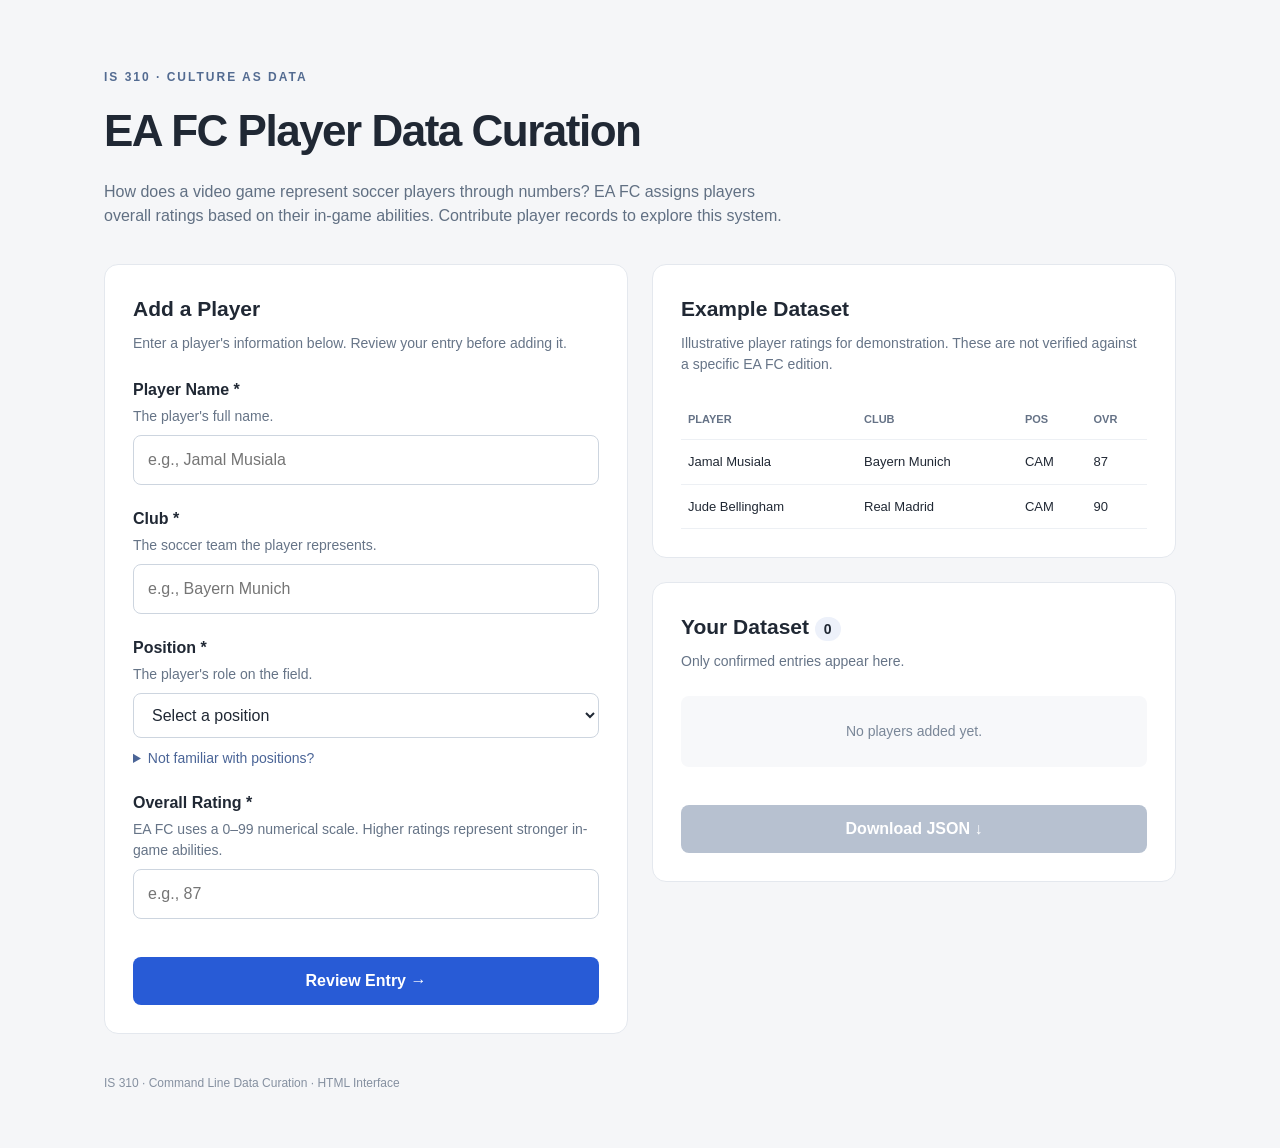
<file: python-libraries/index.html>
<!DOCTYPE html>
<html lang="en">
<head>
    <meta charset="UTF-8">
    <meta name="viewport" content="width=device-width, initial-scale=1.0">
    <title>EA FC Player Data Curation</title>
    <link rel="stylesheet" href="style.css">
    <script src="script.js" defer></script>
</head>

<body>
    <main class="container">
        <header class="page-header">
            <p class="eyebrow">IS 310 · CULTURE AS DATA</p>
            <h1>EA FC Player Data Curation</h1>
            <p class="intro">
                How does a video game represent soccer players
                through numbers? EA FC assigns players overall
                ratings based on their in-game abilities.
                Contribute player records to explore this system.
            </p>
        </header>

        <div class="layout">
            <section class="card">
                <h2>Add a Player</h2>
                <p class="description">
                    Enter a player's information below.
                    Review your entry before adding it.
                </p>

                <form id="player-form">
                    <label for="name">Player Name *</label>
                    <p class="hint">The player's full name.</p>
                    <input id="name" type="text"
                           placeholder="e.g., Jamal Musiala"
                           required>

                    <label for="club">Club *</label>
                    <p class="hint">
                        The soccer team the player represents.
                    </p>
                    <input id="club" type="text"
                           placeholder="e.g., Bayern Munich"
                           required>

                    <label for="position">Position *</label>
                    <p class="hint">The player's role on the field.</p>
                    <select id="position" required>
                        <option value="">Select a position</option>
                        <option value="GK">GK - Goalkeeper</option>
                        <option value="CB">CB - Center Back</option>
                        <option value="LB">LB - Left Back</option>
                        <option value="RB">RB - Right Back</option>
                        <option value="CDM">CDM - Defensive Midfielder</option>
                        <option value="CM">CM - Central Midfielder</option>
                        <option value="CAM">CAM - Attacking Midfielder</option>
                        <option value="LM">LM - Left Midfielder</option>
                        <option value="RM">RM - Right Midfielder</option>
                        <option value="LW">LW - Left Winger</option>
                        <option value="RW">RW - Right Winger</option>
                        <option value="ST">ST - Striker</option>
                    </select>

                    <details class="help">
                        <summary>Not familiar with positions?</summary>
                        <p>
                            Goalkeepers protect the goal.
                            Defenders stop opposing attacks.
                            Midfielders connect defense and attack.
                            Wingers play on the sides.
                            Strikers focus on scoring goals.
                        </p>
                    </details>

                    <label for="overall">Overall Rating *</label>
                    <p class="hint">
                        EA FC uses a 0–99 numerical scale.
                        Higher ratings represent stronger
                        in-game abilities.
                    </p>
                    <input id="overall" type="number"
                           min="0" max="99" step="1"
                           placeholder="e.g., 87"
                           required>

                    <p id="form-message"
                       class="message"
                       role="status"></p>

                    <button class="primary" type="submit">
                        Review Entry →
                    </button>
                </form>

                <section id="review-panel" class="review" hidden>
                    <h3>Review Your Entry</h3>
                    <p>Check the information before confirming.</p>

                    <dl>
                        <dt>Player</dt><dd id="review-name"></dd>
                        <dt>Club</dt><dd id="review-club"></dd>
                        <dt>Position</dt><dd id="review-position"></dd>
                        <dt>Overall</dt><dd id="review-overall"></dd>
                    </dl>

                    <div class="button-row">
                        <button id="edit-button" class="secondary"
                                type="button">Edit</button>
                        <button id="confirm-button" class="primary"
                                type="button">Confirm Player</button>
                    </div>
                </section>
            </section>

            <div class="right-column">
                <section class="card">
                    <h2>Example Dataset</h2>
                    <p class="description">
                        Illustrative player ratings for demonstration.
                        These are not verified against a specific
                        EA FC edition.
                    </p>
                    <div class="table-wrapper">
                        <table>
                            <thead>
                                <tr>
                                    <th>Player</th>
                                    <th>Club</th>
                                    <th>POS</th>
                                    <th>OVR</th>
                                </tr>
                            </thead>
                            <tbody id="example-body"></tbody>
                        </table>
                    </div>
                </section>

                <section class="card">
                    <h2>Your Dataset <span id="count">0</span></h2>
                    <p class="description">
                        Only confirmed entries appear here.
                    </p>

                    <p id="empty-state" class="empty">
                        No players added yet.
                    </p>

                    <div id="confirmed-table" class="table-wrapper"
                         hidden>
                        <table>
                            <thead>
                                <tr>
                                    <th>Player</th>
                                    <th>Club</th>
                                    <th>POS</th>
                                    <th>OVR</th>
                                </tr>
                            </thead>
                            <tbody id="confirmed-body"></tbody>
                        </table>
                    </div>

                    <button id="download-button" class="primary"
                            type="button" disabled>
                        Download JSON ↓
                    </button>
                </section>
            </div>
        </div>

        <footer>
            IS 310 · Command Line Data Curation · HTML Interface
        </footer>
    </main>
</body>
</html>
</file>
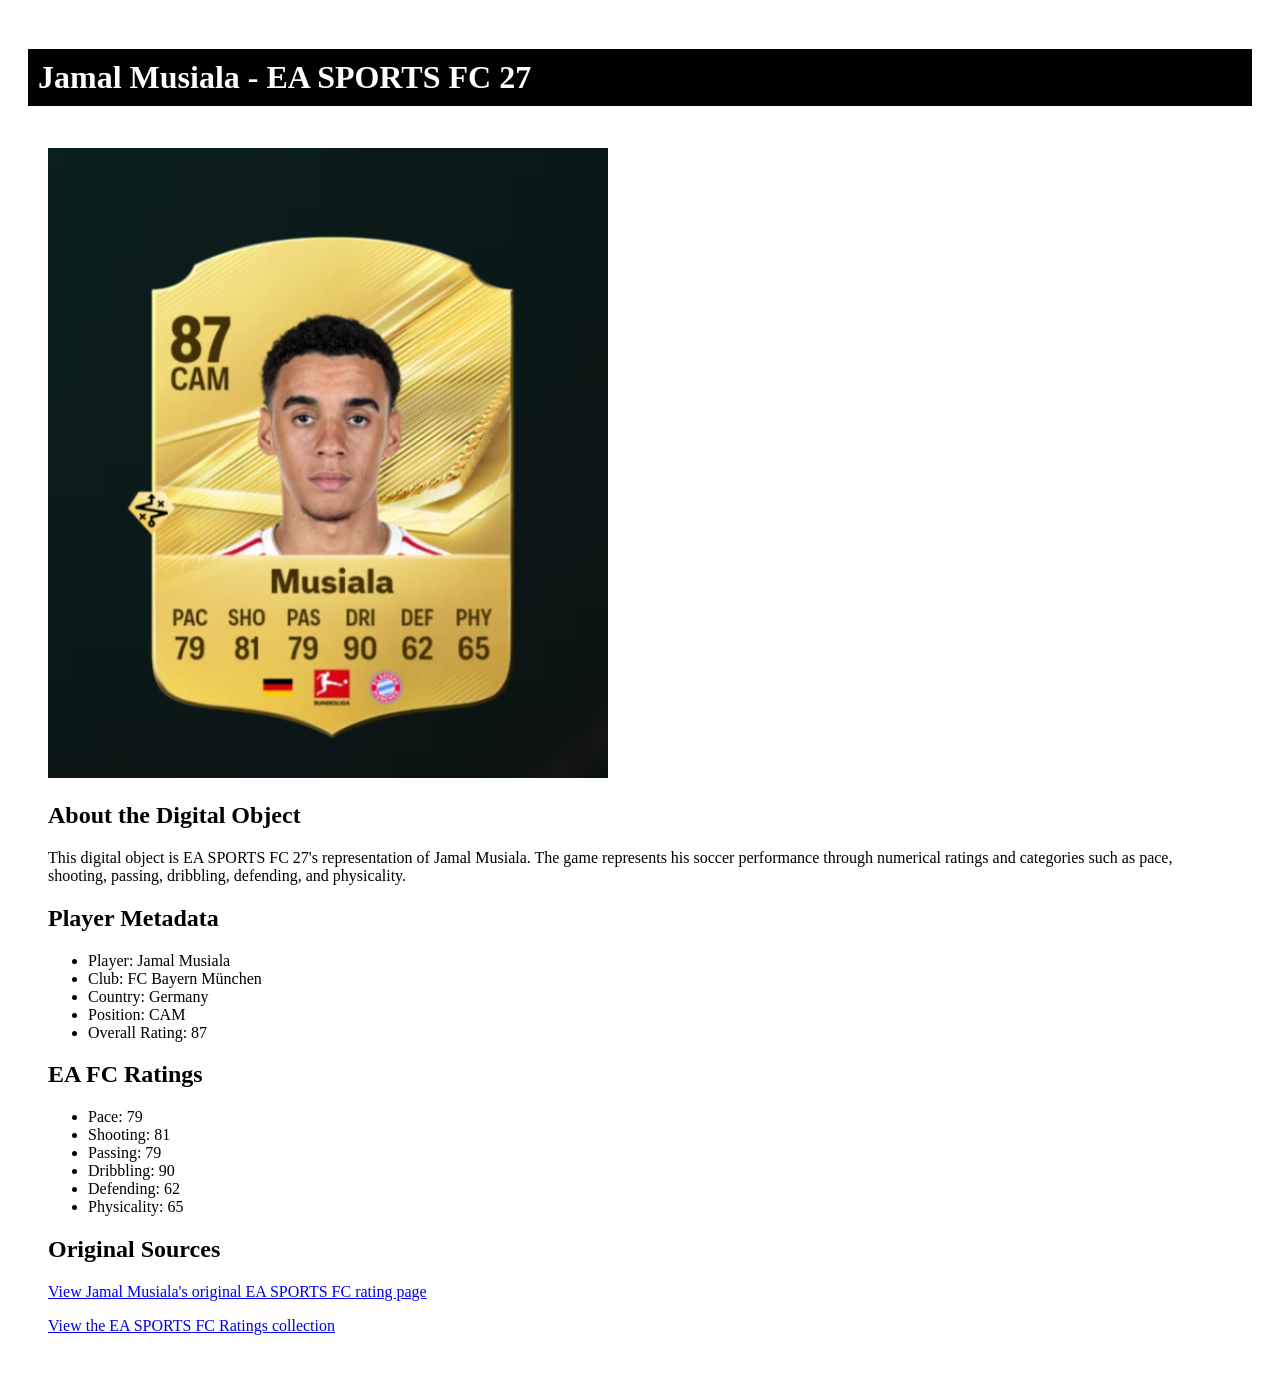
<file: source-and-style/index.html>
<!DOCTYPE html>

<html>

<head>
    <title>Jamal Musiala - EA SPORTS FC 27</title>

    <style>
        body {
            font-family: Garamond;
            background: white;
            padding: 20px;
        }

        .player-card {
            background: white;
            padding: 20px;
        }

        .title {
            background: black;
            color: white;
            padding: 10px;
        }
    </style>
</head>

<body>

    <h1 class="title">Jamal Musiala - EA SPORTS FC 27</h1>

    <div class="player-card">

        <img src="images/jamal-musiala-representation.png"
             alt="Jamal Musiala EA SPORTS FC representation">

        <h2>About the Digital Object</h2>

        <p>
            This digital object is EA SPORTS FC 27's representation of 
            Jamal Musiala. The game represents his soccer performance
            through numerical ratings and categories such as pace,
            shooting, passing, dribbling, defending, and physicality.
        </p>

        <h2>Player Metadata</h2>

        <ul>
            <li>Player: Jamal Musiala</li>
            <li>Club: FC Bayern München</li>
            <li>Country: Germany</li>
            <li>Position: CAM</li>
            <li>Overall Rating: 87</li>
        </ul>

        <h2>EA FC Ratings</h2>

        <ul>
            <li>Pace: 79</li>
            <li>Shooting: 81</li>
            <li>Passing: 79</li>
            <li>Dribbling: 90</li>
            <li>Defending: 62</li>
            <li>Physicality: 65</li>
        </ul>

        <h2>Original Sources</h2>

        <p>
            <a href="https://www.ea.com/games/ea-sports-fc/ratings/player-ratings/jamal-musiala/256790">
                View Jamal Musiala's original EA SPORTS FC rating page
            </a>
        </p>

        <p>
            <a href="https://www.ea.com/games/ea-sports-fc/ratings">
                View the EA SPORTS FC Ratings collection
            </a>
        </p>

    </div>

</body>

</html>
</file>
<file: python-libraries/style.css>
:root {
    font-family: -apple-system, BlinkMacSystemFont,
                 "Segoe UI", sans-serif;
    color: #202834;
    background: #f5f6f8;
}

* {
    box-sizing: border-box;
}

[hidden] {
    display: none !important;
}

body {
    margin: 0;
    line-height: 1.5;
}

.container {
    max-width: 1120px;
    margin: 0 auto;
    padding: 56px 24px;
}

.eyebrow {
    font-size: 12px;
    font-weight: 700;
    letter-spacing: 2px;
    color: #536b91;
}

h1 {
    font-size: clamp(30px, 4vw, 44px);
    letter-spacing: -1.5px;
    margin: 12px 0;
}

h2 {
    font-size: 21px;
    margin: 0 0 8px;
}

h3 {
    margin-top: 0;
}

.intro {
    max-width: 680px;
    color: #617083;
}

.page-header {
    margin-bottom: 36px;
}

.layout {
    display: grid;
    grid-template-columns: 1fr 1fr;
    gap: 24px;
    align-items: start;
}

.right-column {
    display: grid;
    gap: 24px;
}

.card {
    background: white;
    border: 1px solid #e4e8ee;
    border-radius: 14px;
    padding: 28px;
}

.description, .hint {
    color: #667487;
    font-size: 14px;
}

.description {
    margin-top: 0;
    margin-bottom: 24px;
}

label {
    display: block;
    font-weight: 650;
    margin-top: 22px;
}

.hint {
    margin: 4px 0 8px;
}

input, select {
    width: 100%;
    padding: 12px 14px;
    font: inherit;
    color: #202834;
    border: 1px solid #cdd5df;
    border-radius: 8px;
    background: white;
}

input:focus, select:focus {
    outline: 2px solid #466ee4;
    outline-offset: 2px;
}

.help {
    margin-top: 10px;
    color: #4b6597;
    font-size: 14px;
}

.help summary {
    cursor: pointer;
}

.help p {
    color: #667487;
}

button {
    font: inherit;
    font-weight: 650;
    padding: 12px 18px;
    border-radius: 8px;
    cursor: pointer;
    border: none;
}

.primary {
    background: #285bd6;
    color: white;
}

.primary:hover:not(:disabled) {
    background: #1948b7;
}

.secondary {
    background: #edf1f7;
    color: #344157;
}

button:disabled {
    background: #b7c1d0;
    cursor: not-allowed;
}

form > .primary {
    width: 100%;
    margin-top: 24px;
}

.table-wrapper {
    overflow-x: auto;
}

table {
    width: 100%;
    border-collapse: collapse;
    font-size: 13px;
}

th, td {
    padding: 12px 7px;
    text-align: left;
    border-bottom: 1px solid #edf0f4;
}

th {
    color: #657286;
    font-size: 11px;
    text-transform: uppercase;
}

.empty {
    padding: 25px;
    text-align: center;
    background: #f7f8fa;
    border-radius: 8px;
    color: #7a8798;
    font-size: 14px;
}

#count {
    font-size: 14px;
    background: #edf1fa;
    padding: 4px 9px;
    border-radius: 20px;
}

#download-button {
    width: 100%;
    margin-top: 24px;
}

.review {
    margin-top: 16px;
}

.review dl {
    display: grid;
    grid-template-columns: 110px 1fr;
    gap: 10px;
    padding: 18px;
    background: #f7f8fa;
    border-radius: 8px;
}

.review dt {
    color: #667487;
}

.review dd {
    margin: 0;
    font-weight: 600;
    overflow-wrap: anywhere;
}

.button-row {
    display: flex;
    gap: 10px;
}

.button-row button {
    flex: 1;
}

.message {
    color: #a82f2f;
    font-size: 14px;
}

footer {
    margin-top: 40px;
    font-size: 12px;
    color: #8590a0;
}

@media (max-width: 760px) {
    .layout {
        grid-template-columns: 1fr;
    }

    .container {
        padding: 32px 16px;
    }

    .card {
        padding: 22px;
    }
}
</file>
